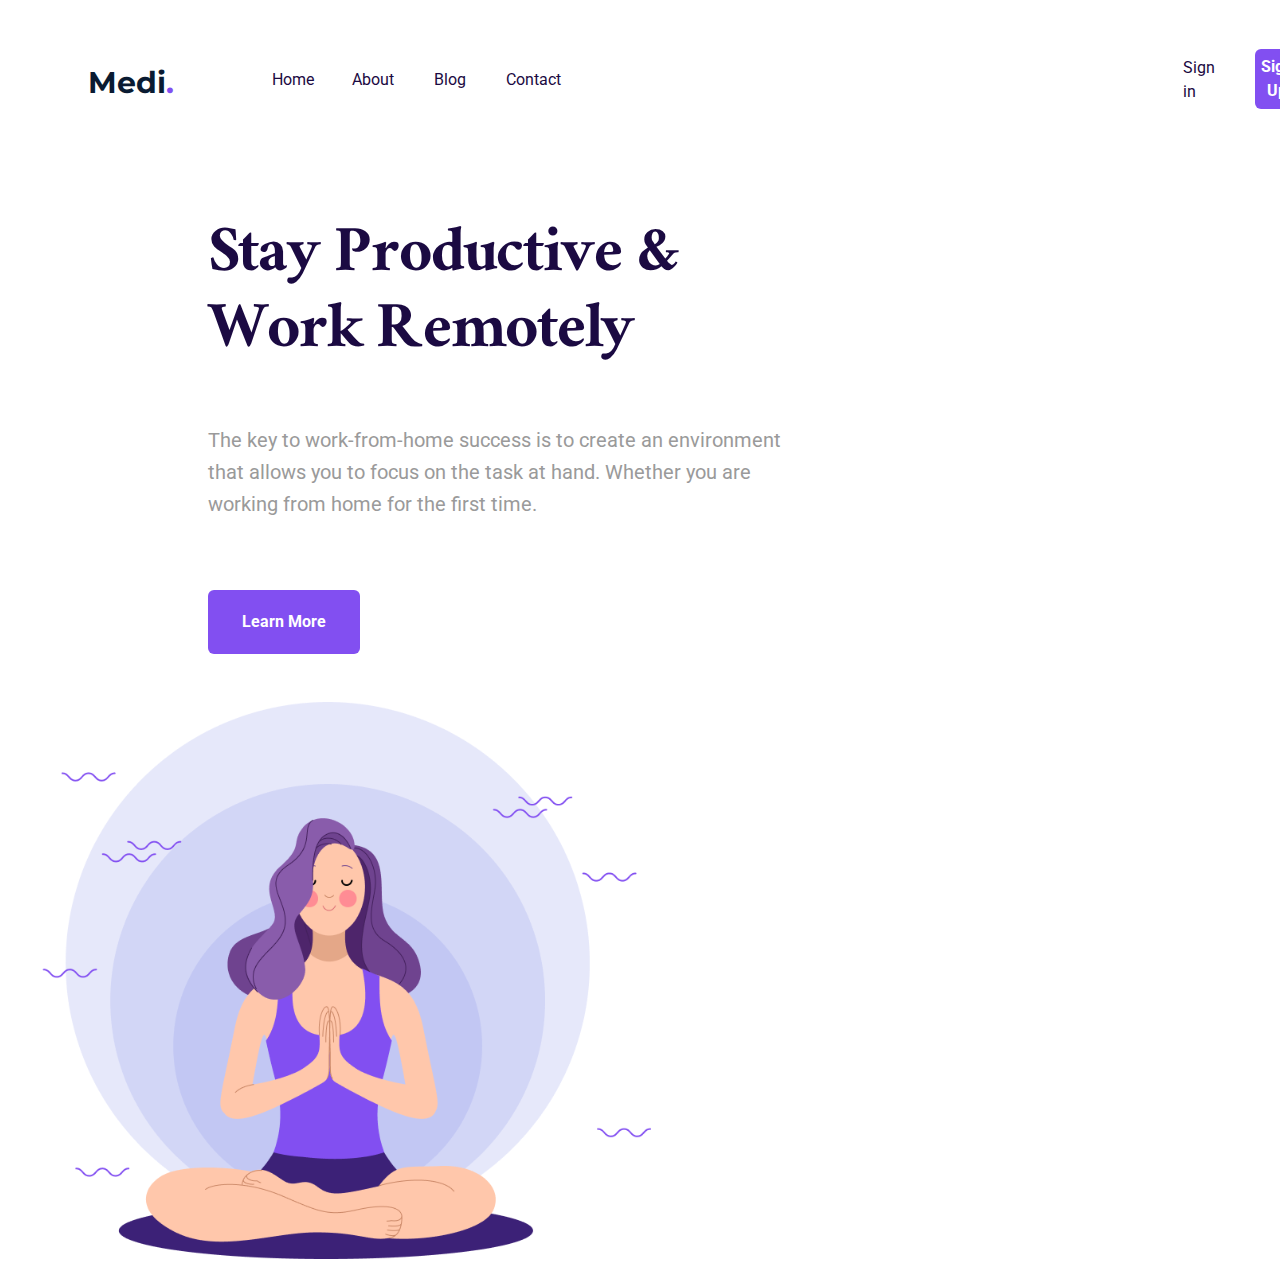
<file: index.html>
<!DOCTYPE html>
<html lang="en">
<head>
    <meta charset="UTF-8">
    <meta name="viewport" content="width=device-width, initial-scale=1.0">
    <link href="https://fonts.googleapis.com/css2?family=Montserrat:wght@400;700&family=Ramaraja&family=Roboto:wght@400;700&display=swap" rel="stylesheet">
    <link rel="stylesheet" href="styles/index.css"/>
    <title>Work from home</title>
</head>
<body>
    <header>
        <div id="navigation">
            <h3 class="logo">Medi<span class="dot">.</span></h3>
                <p class="home">Home</p>
                <p class="about">About</p>
                <p class="blog">Blog</p>
                <p class="contact">Contact</p>
                <p class="sign-in">Sign in</p>
            <button class="header-btn">Sign Up</button>
        </div>
    </header>

    <main>
        <section>
            <h1 class="main-title">Stay Productive &
                Work Remotely</h1>
            <p class="paragraph">The key to work-from-home success is to create an
                environment that allows you to focus on the task at hand.
                Whether you are working from home for the first time.
            </p>
            <button class="tab">Learn More</button>
        </section>
        
        <section>
            <img class="yoga" src="images/Yoga.png" alt="Woman doing Yoga">
        </section>
    </main>

</body>
</html>
</file>
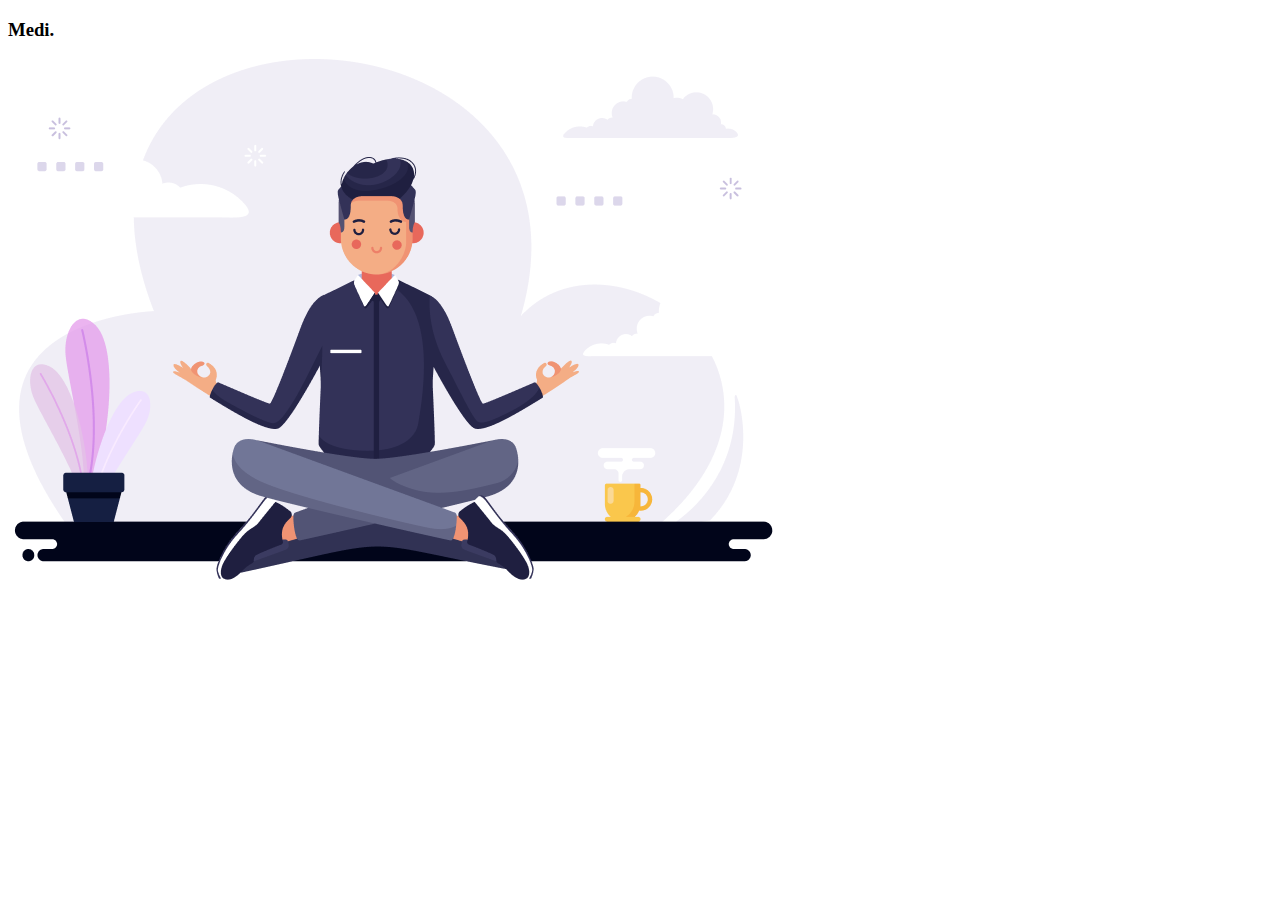
<file: yoga-page.html>
<!DOCTYPE html>
<html lang="en">
<head>
    <meta charset="UTF-8">
    <meta name="viewport" content="width=device-width, initial-scale=1.0">
    <title>Yoga life</title>
</head>
<body>
    <header>
        <h3>Medi<span>.</span></h3>
    </header>

    <main>
        <section>

        </section>

        <section>
            <img src="images/yogaguy.png" alt="Man doing yoga">
        </section>
    </main>
</body>
</html>
</file>
<file: styles/index.css>
#navigation {
    border: 1px;
    display: flex;
    align-items: center;
}

.logo {
    margin: 0;
    font-family: "Montserrat", serif;
    font-style: normal;
    font-weight: bold;
    font-size: 30px;
    letter-spacing: -2%;
    line-height: 1.6;
    margin-left: 80px;
    margin-top: 37px;
    color: #0A1B32;
}
.dot {
color: #824FF1;
}
.home {
    margin-left: 97.5px;
    margin-top: 48px;
    font-family: "Roboto", serif;
    font-weight: 400;
    font-style: normal;
    font-size: 16px;
    line-height: 1.5;
    letter-spacing: 2%;
    color:#1B0A42;
}

.about {
    margin-left: 38px;
    margin-top: 48px;
    font-family: "Roboto", serif;
    font-weight: 400;
    font-style: normal;
    font-size: 16px;
    line-height: 1.5;
    letter-spacing: 2%;
    color:#1B0A42;
}
.blog {
    margin-left: 40px;
    margin-top: 48px;
    font-family: "Roboto", serif;
    font-weight: 400;
    font-style: normal;
    font-size: 16px;
    line-height: 1.5;
    letter-spacing: 2%;
    color:#1B0A42;
}
.contact {
    margin-left: 40px;
    margin-top: 48px;
    font-family: "Roboto", serif;
    font-weight: 400;
    font-style: normal;
    font-size: 16px;
    line-height: 1.5;
    letter-spacing: 2%;
    color:#1B0A42;
}

.sign-in {
    margin-left: 622px;
    margin-top: 48px;
    font-family: "Roboto", serif;
    font-weight: 400;
    font-style: normal;
    font-size: 16px;
    line-height: 1.5;
    letter-spacing: 2%;
    color:#1B0A42;
}

.header-btn {
    width: 120px;
    height: 60px;
    font-family: "Roboto", serif;
    font-weight: bold;
    font-style: normal;
    font-size: 16px;
    text-align: center;
    line-height: 1.5;
    letter-spacing: 2%;
    color: #FFFFFF;
    background-color:#824FF1;
    border-radius: 6px;
    margin-left: 40.3px;
    margin-top: 30px;
    border: none;
}

section {
    display:inline-block;
}
.main-title {
    max-width: 495px;
    width: 100%;
    margin-left: 200px;
    margin-top: 103px;
    font-family: Ramaraja, serif;
    font-style: normal;
    font-weight: 400;
    font-size: 72px;
    color: #1B0A42;
    letter-spacing: 2%;
    line-height: 1.06;
}

.paragraph {
    max-width: 590px;
    width: 100%;
    height: 96px;
    margin-left: 200px;
    margin-top: 10px;
    font-family: "Roboto", serif;
    font-weight: 400;
    font-style: normal;
    font-size: 20px;
    line-height: 1.6;
    letter-spacing: 2%;
    color: #9A9A9A;
}

.tab {
    width: 152px;
    height: 64px;
    margin-left: 200px;
    margin-top: 50px;
    font-family: "Roboto", serif;
    font-weight: bold;
    font-style: normal;
    font-size: 16px;
    text-align: center;
    line-height: 2;
    letter-spacing: 2%;
    color: #FFFFFF;
    background-color:#824FF1;
    border-radius: 6px;
    border: none;
}

.yoga {
    max-width: 650px;
    width: 100%;
    margin-left: 1px;
    margin-top: 48px;
}

section {
    display: inline-block;
}
</file>
